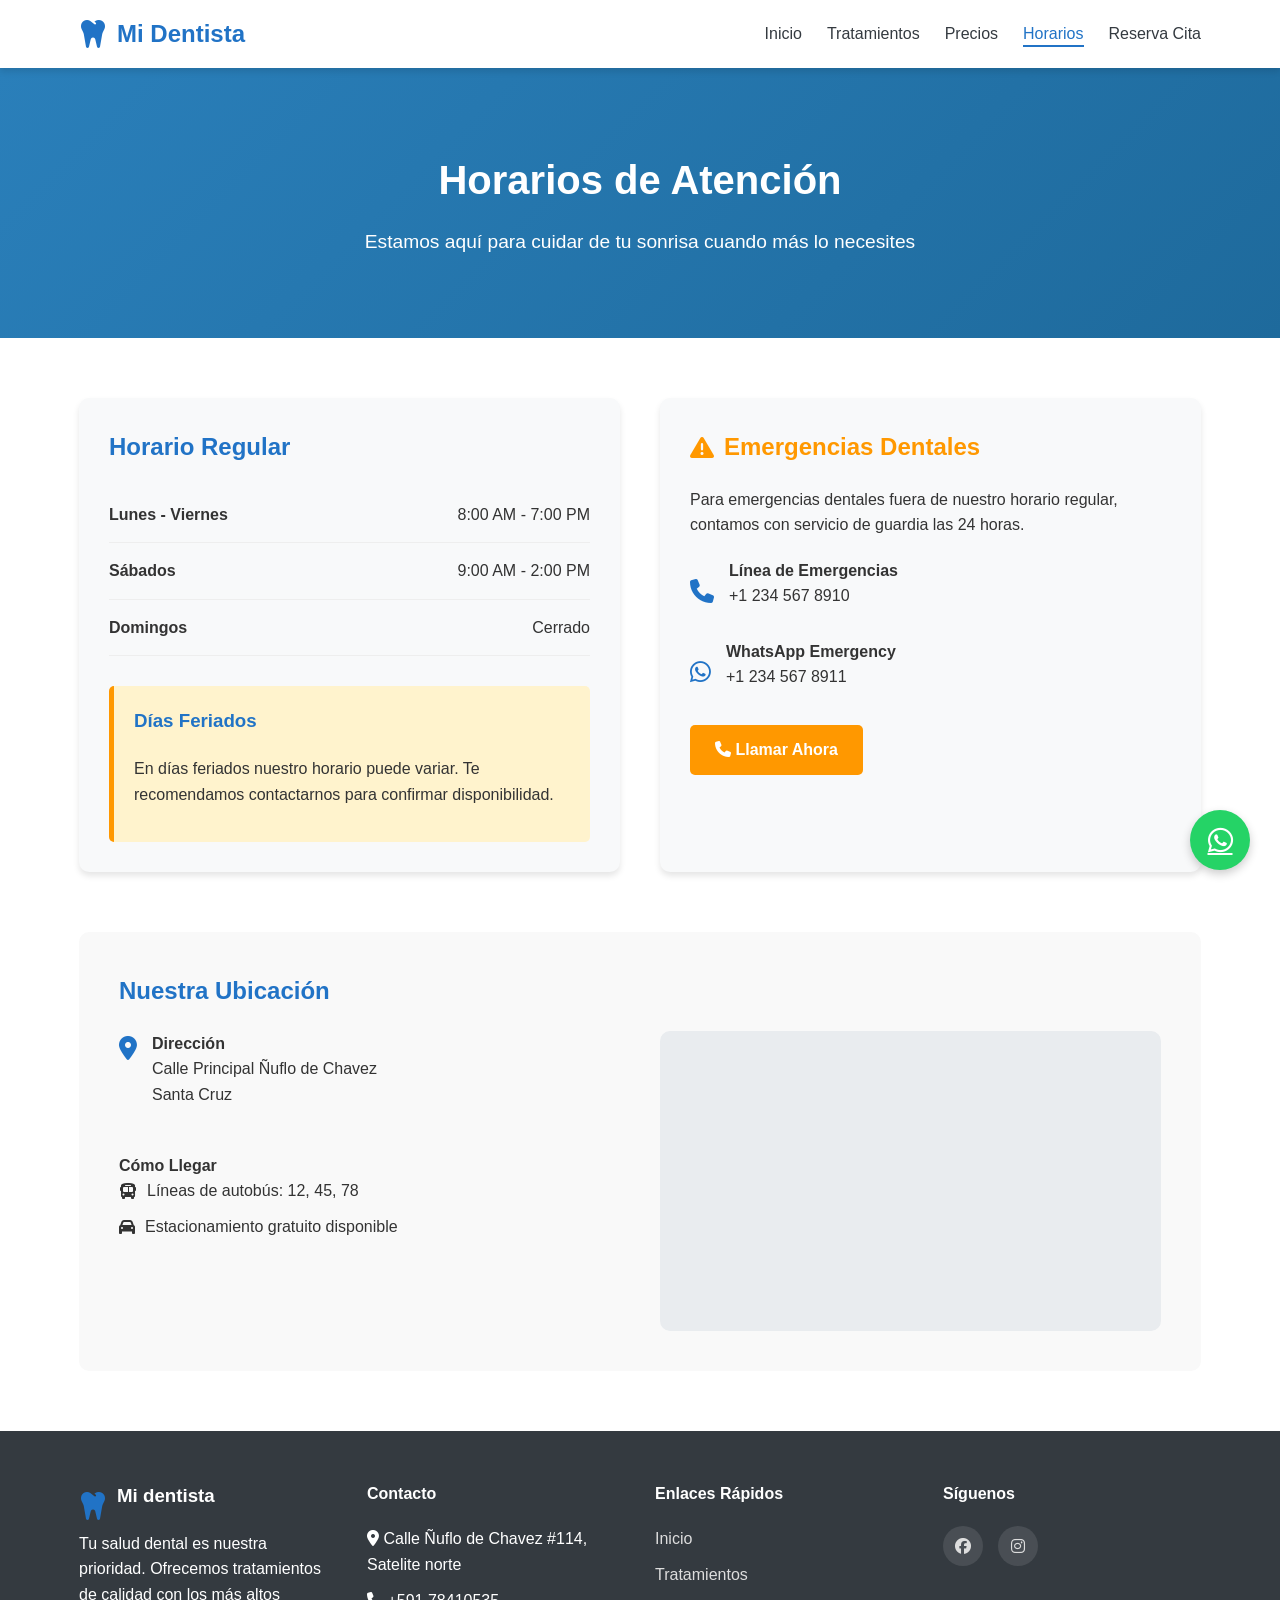
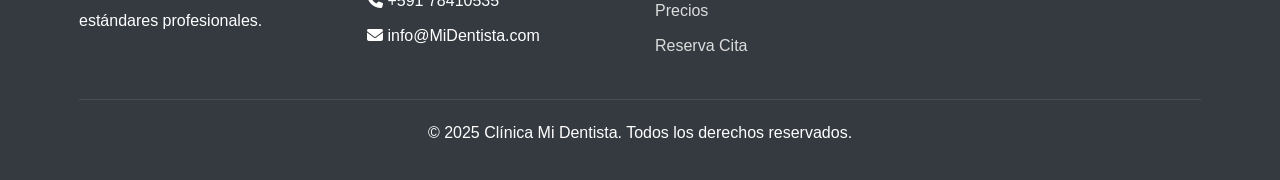
<file: horarios.html>
<!DOCTYPE html>
<html lang="es">
<head>
    <meta charset="UTF-8">
    <meta name="viewport" content="width=device-width, initial-scale=1.0">
    <title>Horarios - Clínica Dental Mi Dentista</title>
    <link rel="stylesheet" href="styles.css">
    <link rel="stylesheet" href="https://cdnjs.cloudflare.com/ajax/libs/font-awesome/6.4.0/css/all.min.css">
</head>
<body>
    <!-- Header y Navegación -->
    <header>
        <div class="container">
            <nav class="navbar">
                <div class="logo">
                    <a href="index.html">
                        <i class="fas fa-tooth"></i>
                        <h1>Mi Dentista</h1>
                    </a>
                </div>
                <ul class="nav-links">
                    <li><a href="index.html">Inicio</a></li>
                    <li><a href="tratamientos.html">Tratamientos</a></li>
                    <li><a href="precios.html">Precios</a></li>
                    <li><a href="horarios.html" class="active">Horarios</a></li>
                    <li><a href="reserva.html">Reserva Cita</a></li>
                </ul>
                <div class="menu-toggle">
                    <i class="fas fa-bars"></i>
                </div>
            </nav>
        </div>
    </header>

    <!-- Sección Hero Horarios -->
    <section class="page-hero">
        <div class="container">
            <h1>Horarios de Atención</h1>
            <p>Estamos aquí para cuidar de tu sonrisa cuando más lo necesites</p>
        </div>
    </section>

    <!-- Sección Horarios -->
    <section class="hours-page">
        <div class="container">
            <div class="hours-content">
                <div class="hours-main">
                    <h2>Horario Regular</h2>
                    <div class="hours-list">
                        <div class="hour-item">
                            <span class="day">Lunes - Viernes</span>
                            <span class="time">8:00 AM - 7:00 PM</span>
                        </div>
                        <div class="hour-item">
                            <span class="day">Sábados</span>
                            <span class="time">9:00 AM - 2:00 PM</span>
                        </div>
                        <div class="hour-item">
                            <span class="day">Domingos</span>
                            <span class="time">Cerrado</span>
                        </div>
                    </div>

                    <div class="holiday-notice">
                        <h3>Días Feriados</h3>
                        <p>En días feriados nuestro horario puede variar. Te recomendamos contactarnos para confirmar disponibilidad.</p>
                    </div>
                </div>

                <div class="emergency-section">
                    <div class="emergency-info">
                        <h2><i class="fas fa-exclamation-triangle"></i> Emergencias Dentales</h2>
                        <p>Para emergencias dentales fuera de nuestro horario regular, contamos con servicio de guardia las 24 horas.</p>
                        <div class="emergency-contacts">
                            <div class="contact-method">
                                <i class="fas fa-phone"></i>
                                <div>
                                    <h4>Línea de Emergencias</h4>
                                    <p>+1 234 567 8910</p>
                                </div>
                            </div>
                            <div class="contact-method">
                                <i class="fab fa-whatsapp"></i>
                                <div>
                                    <h4>WhatsApp Emergency</h4>
                                    <p>+1 234 567 8911</p>
                                </div>
                            </div>
                        </div>
                        <a href="tel:+12345678910" class="btn btn-emergency">
                            <i class="fas fa-phone"></i> Llamar Ahora
                        </a>
                    </div>
                </div>
            </div>

            <div class="location-info">
                <h2>Nuestra Ubicación</h2>
                <div class="location-content">
                    <div class="location-details">
                        <div class="address">
                            <i class="fas fa-map-marker-alt"></i>
                            <div>
                                <h4>Dirección</h4>
                                <p>Calle Principal Ñuflo de Chavez <br>Santa Cruz</p>
                            </div>
                        </div>
                        <div class="transport">
                            <h4>Cómo Llegar</h4>
                            <ul>
                                <li><i class="fas fa-bus"></i> Líneas de autobús: 12, 45, 78</li>
                                <li><i class="fas fa-car"></i> Estacionamiento gratuito disponible</li>
                            </ul>
                        </div>
                    </div>
                    <div class="location-map">
                        <!-- Mapa de ubicación (puedes reemplazar con un mapa real) -->
                        <div class="map-placeholder">
                            <small><iframe src="https://www.google.com/maps/embed?pb=!1m18!1m12!1m3!1d254.6096324622315!2d-63.138635933436824!3d-17.603357175067007!2m3!1f0!2f0!3f0!3m2!1i1024!2i768!4f13.1!3m3!1m2!1s0x93f1e172d17ab2bf%3A0x771397dd048b78d0!2sMi%20Dentista%20Cl%C3%ADnica%20Dental!5e0!3m2!1ses!2sbo!4v1764891082700!5m2!1ses!2sbo" width="400" height="300" style="border:0;" allowfullscreen="" loading="lazy" referrerpolicy="no-referrer-when-downgrade"></iframe></small>
                        </div>
                    </div>
                </div>
            </div>
        </div>
    </section>

   <!-- Footer -->
    <footer>
        <div class="container">
            <div class="footer-content">
                <div class="footer-section">
                    <div class="logo">
                        <i class="fas fa-tooth"></i>
                        <h3>Mi dentista</h3>
                    </div>
                    <p>Tu salud dental es nuestra prioridad. Ofrecemos tratamientos de calidad con los más altos estándares profesionales.</p>
                </div>
                <div class="footer-section">
                    <h4>Contacto</h4>
                    <p><i class="fas fa-map-marker-alt"></i> Calle Ñuflo de Chavez #114, Satelite norte</p>
                    <p><i class="fas fa-phone"></i> +591 78410535</p>
                    <p><i class="fas fa-envelope"></i> info@MiDentista.com</p>
                </div>
                <div class="footer-section">
                    <h4>Enlaces Rápidos</h4>
                    <ul>
                        <li><a href="index.html">Inicio</a></li>
                        <li><a href="tratamientos.html">Tratamientos</a></li>
                        <li><a href="precios.html">Precios</a></li>
                        <li><a href="reserva.html">Reserva Cita</a></li>
                    </ul>
                </div>
                <div class="footer-section">
                    <h4>Síguenos</h4>
                    <div class="social-links">
                        <a href="https://www.facebook.com/midentista114?locale=es_LA"><i class="fab fa-facebook"></i></a>
                        <a href="https://www.instagram.com/mi_dentista_clinica.dental/"><i class="fab fa-instagram"></i></a>
                    </div>
                </div>
            </div>
            <div class="footer-bottom">
                <p>&copy; 2025 Clínica Mi Dentista. Todos los derechos reservados.</p>
            </div>
        </div>
    </footer>

    <!-- Botón flotante de WhatsApp -->
    <div class="whatsapp-float">
        <a href="https://wa.me/59178410535" target="_blank">
            <i class="fab fa-whatsapp"></i>
        </a>
    </div>

    <script src="script.js"></script>
</body>
</html>
</file>
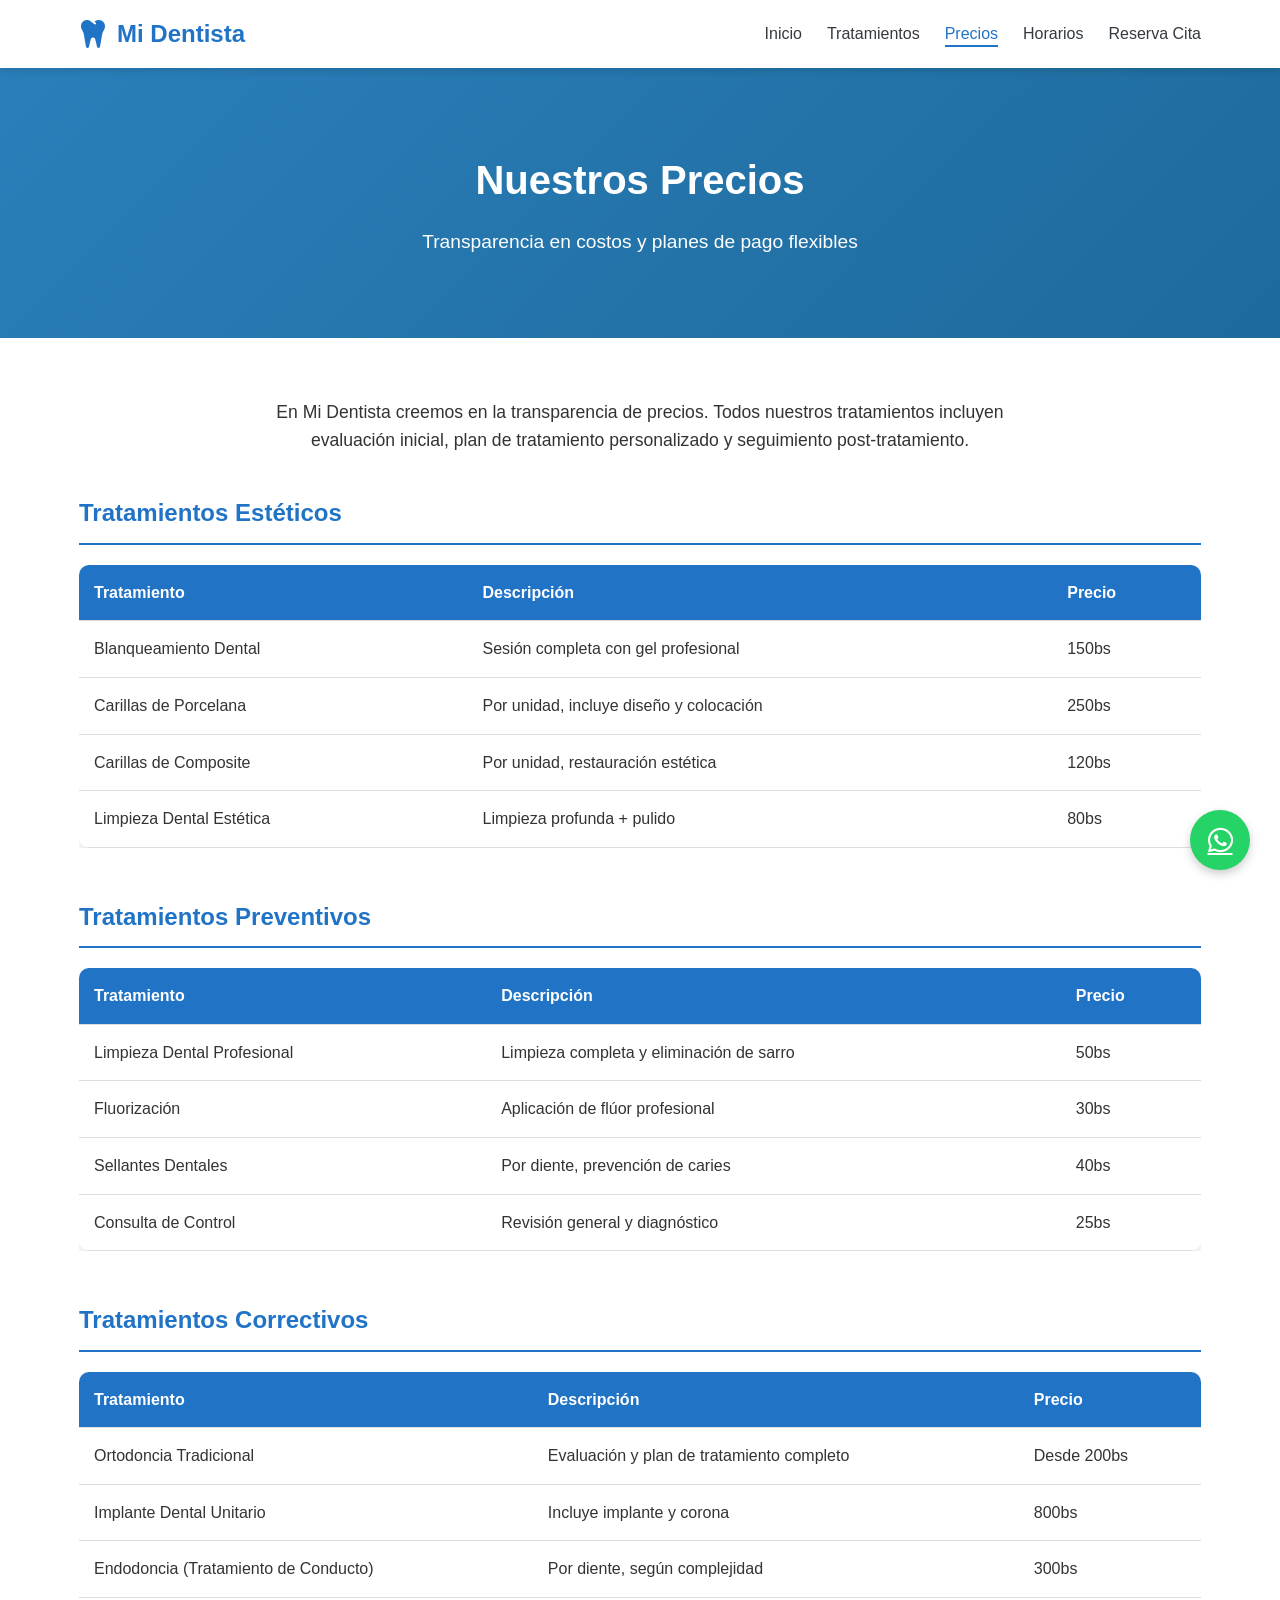
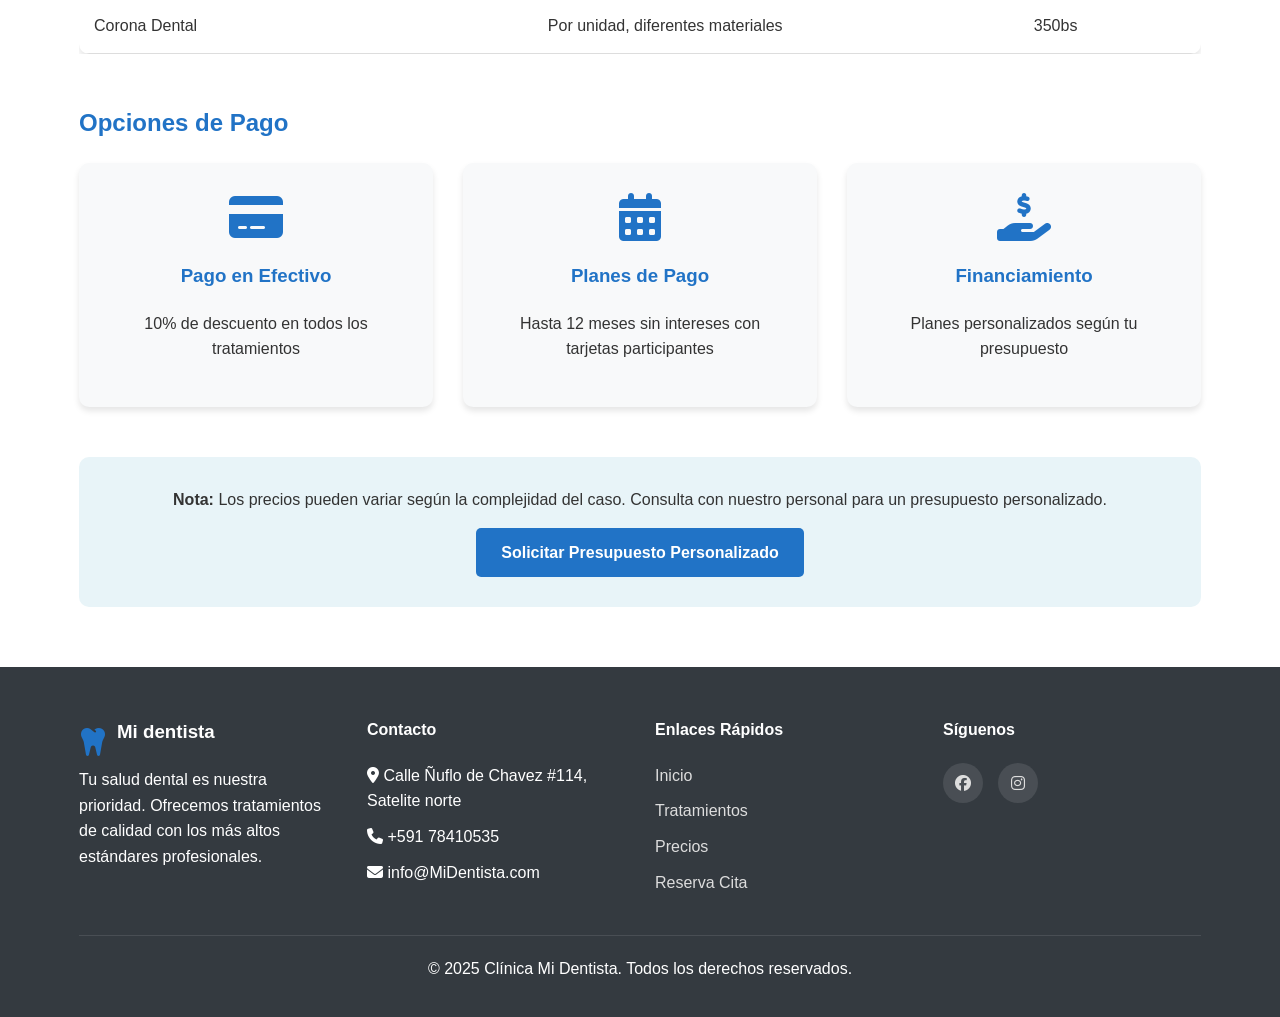
<file: precios.html>
<!DOCTYPE html>
<html lang="es">
<head>
    <meta charset="UTF-8">
    <meta name="viewport" content="width=device-width, initial-scale=1.0">
    <title>Precios - Clínica Dental Mi Dentista</title>
    <link rel="stylesheet" href="styles.css">
    <link rel="stylesheet" href="https://cdnjs.cloudflare.com/ajax/libs/font-awesome/6.4.0/css/all.min.css">
</head>
<body>
    <!-- Header y Navegación -->
    <header>
        <div class="container">
            <nav class="navbar">
                <div class="logo">
                    <a href="index.html">
                        <i class="fas fa-tooth"></i>
                        <h1>Mi Dentista</h1>
                    </a>
                </div>
                <ul class="nav-links">
                    <li><a href="index.html">Inicio</a></li>
                    <li><a href="tratamientos.html">Tratamientos</a></li>
                    <li><a href="precios.html" class="active">Precios</a></li>
                    <li><a href="horarios.html">Horarios</a></li>
                    <li><a href="reserva.html">Reserva Cita</a></li>
                </ul>
                <div class="menu-toggle">
                    <i class="fas fa-bars"></i>
                </div>
            </nav>
        </div>
    </header>

    <!-- Sección Hero Precios -->
    <section class="page-hero">
        <div class="container">
            <h1>Nuestros Precios</h1>
            <p>Transparencia en costos y planes de pago flexibles</p>
        </div>
    </section>

    <!-- Sección Precios -->
    <section class="pricing-page">
        <div class="container">
            <div class="pricing-intro">
                <p>En Mi Dentista creemos en la transparencia de precios. Todos nuestros tratamientos incluyen evaluación inicial, plan de tratamiento personalizado y seguimiento post-tratamiento.</p>
            </div>

            <div class="pricing-tables">
                <div class="pricing-category">
                    <h2>Tratamientos Estéticos</h2>
                    <div class="pricing-table">
                        <table>
                            <thead>
                                <tr>
                                    <th>Tratamiento</th>
                                    <th>Descripción</th>
                                    <th>Precio</th>
                                </tr>
                            </thead>
                            <tbody>
                                <tr>
                                    <td>Blanqueamiento Dental</td>
                                    <td>Sesión completa con gel profesional</td>
                                    <td>150bs</td>
                                </tr>
                                <tr>
                                    <td>Carillas de Porcelana</td>
                                    <td>Por unidad, incluye diseño y colocación</td>
                                    <td>250bs</td>
                                </tr>
                                <tr>
                                    <td>Carillas de Composite</td>
                                    <td>Por unidad, restauración estética</td>
                                    <td>120bs</td>
                                </tr>
                                <tr>
                                    <td>Limpieza Dental Estética</td>
                                    <td>Limpieza profunda + pulido</td>
                                    <td>80bs</td>
                                </tr>
                            </tbody>
                        </table>
                    </div>
                </div>

                <div class="pricing-category">
                    <h2>Tratamientos Preventivos</h2>
                    <div class="pricing-table">
                        <table>
                            <thead>
                                <tr>
                                    <th>Tratamiento</th>
                                    <th>Descripción</th>
                                    <th>Precio</th>
                                </tr>
                            </thead>
                            <tbody>
                                <tr>
                                    <td>Limpieza Dental Profesional</td>
                                    <td>Limpieza completa y eliminación de sarro</td>
                                    <td>50bs</td>
                                </tr>
                                <tr>
                                    <td>Fluorización</td>
                                    <td>Aplicación de flúor profesional</td>
                                    <td>30bs</td>
                                </tr>
                                <tr>
                                    <td>Sellantes Dentales</td>
                                    <td>Por diente, prevención de caries</td>
                                    <td>40bs</td>
                                </tr>
                                <tr>
                                    <td>Consulta de Control</td>
                                    <td>Revisión general y diagnóstico</td>
                                    <td>25bs</td>
                                </tr>
                            </tbody>
                        </table>
                    </div>
                </div>

                <div class="pricing-category">
                    <h2>Tratamientos Correctivos</h2>
                    <div class="pricing-table">
                        <table>
                            <thead>
                                <tr>
                                    <th>Tratamiento</th>
                                    <th>Descripción</th>
                                    <th>Precio</th>
                                </tr>
                            </thead>
                            <tbody>
                                <tr>
                                    <td>Ortodoncia Tradicional</td>
                                    <td>Evaluación y plan de tratamiento completo</td>
                                    <td>Desde 200bs</td>
                                </tr>
                                <tr>
                                    <td>Implante Dental Unitario</td>
                                    <td>Incluye implante y corona</td>
                                    <td>800bs</td>
                                </tr>
                                <tr>
                                    <td>Endodoncia (Tratamiento de Conducto)</td>
                                    <td>Por diente, según complejidad</td>
                                    <td>300bs</td>
                                </tr>
                                <tr>
                                    <td>Corona Dental</td>
                                    <td>Por unidad, diferentes materiales</td>
                                    <td>350bs</td>
                                </tr>
                            </tbody>
                        </table>
                    </div>
                </div>
            </div>

            <div class="payment-options">
                <h2>Opciones de Pago</h2>
                <div class="payment-cards">
                    <div class="payment-card">
                        <i class="fas fa-credit-card"></i>
                        <h3>Pago en Efectivo</h3>
                        <p>10% de descuento en todos los tratamientos</p>
                    </div>
                    <div class="payment-card">
                        <i class="fas fa-calendar-alt"></i>
                        <h3>Planes de Pago</h3>
                        <p>Hasta 12 meses sin intereses con tarjetas participantes</p>
                    </div>
                    <div class="payment-card">
                        <i class="fas fa-hand-holding-usd"></i>
                        <h3>Financiamiento</h3>
                        <p>Planes personalizados según tu presupuesto</p>
                    </div>
                </div>
            </div>

            <div class="pricing-note">
                <p><strong>Nota:</strong> Los precios pueden variar según la complejidad del caso. Consulta con nuestro personal para un presupuesto personalizado.</p>
                <a href="reserva.html" class="btn">Solicitar Presupuesto Personalizado</a>
            </div>
        </div>
    </section>

<!-- Footer insano xd-->
    <footer>
        <div class="container">
            <div class="footer-content">
                <div class="footer-section">
                    <div class="logo">
                        <i class="fas fa-tooth"></i>
                        <h3>Mi dentista</h3>
                    </div>
                    <p>Tu salud dental es nuestra prioridad. Ofrecemos tratamientos de calidad con los más altos estándares profesionales.</p>
                </div>
                <div class="footer-section">
                    <h4>Contacto</h4>
                    <p><i class="fas fa-map-marker-alt"></i> Calle Ñuflo de Chavez #114, Satelite norte</p>
                    <p><i class="fas fa-phone"></i> +591 78410535</p>
                    <p><i class="fas fa-envelope"></i> info@MiDentista.com</p>
                </div>
                <div class="footer-section">
                    <h4>Enlaces Rápidos</h4>
                    <ul>
                        <li><a href="index.html">Inicio</a></li>
                        <li><a href="tratamientos.html">Tratamientos</a></li>
                        <li><a href="precios.html">Precios</a></li>
                        <li><a href="reserva.html">Reserva Cita</a></li>
                    </ul>
                </div>
                <div class="footer-section">
                    <h4>Síguenos</h4>
                    <div class="social-links">
                        <a href="https://www.facebook.com/midentista114?locale=es_LA"><i class="fab fa-facebook"></i></a>
                        <a href="https://www.instagram.com/mi_dentista_clinica.dental/"><i class="fab fa-instagram"></i></a>
                    </div>
                </div>
            </div>
            <div class="footer-bottom">
                <p>&copy; 2025 Clínica Mi Dentista. Todos los derechos reservados.</p>
            </div>
        </div>
    </footer>

    <!-- Botón flotante de WhatsApp -->
    <div class="whatsapp-float">
        <a href="https://wa.me/59178410535" target="_blank">
            <i class="fab fa-whatsapp"></i>
        </a>
    </div>

    <script src="script.js"></script>
</body>
</html>
</file>
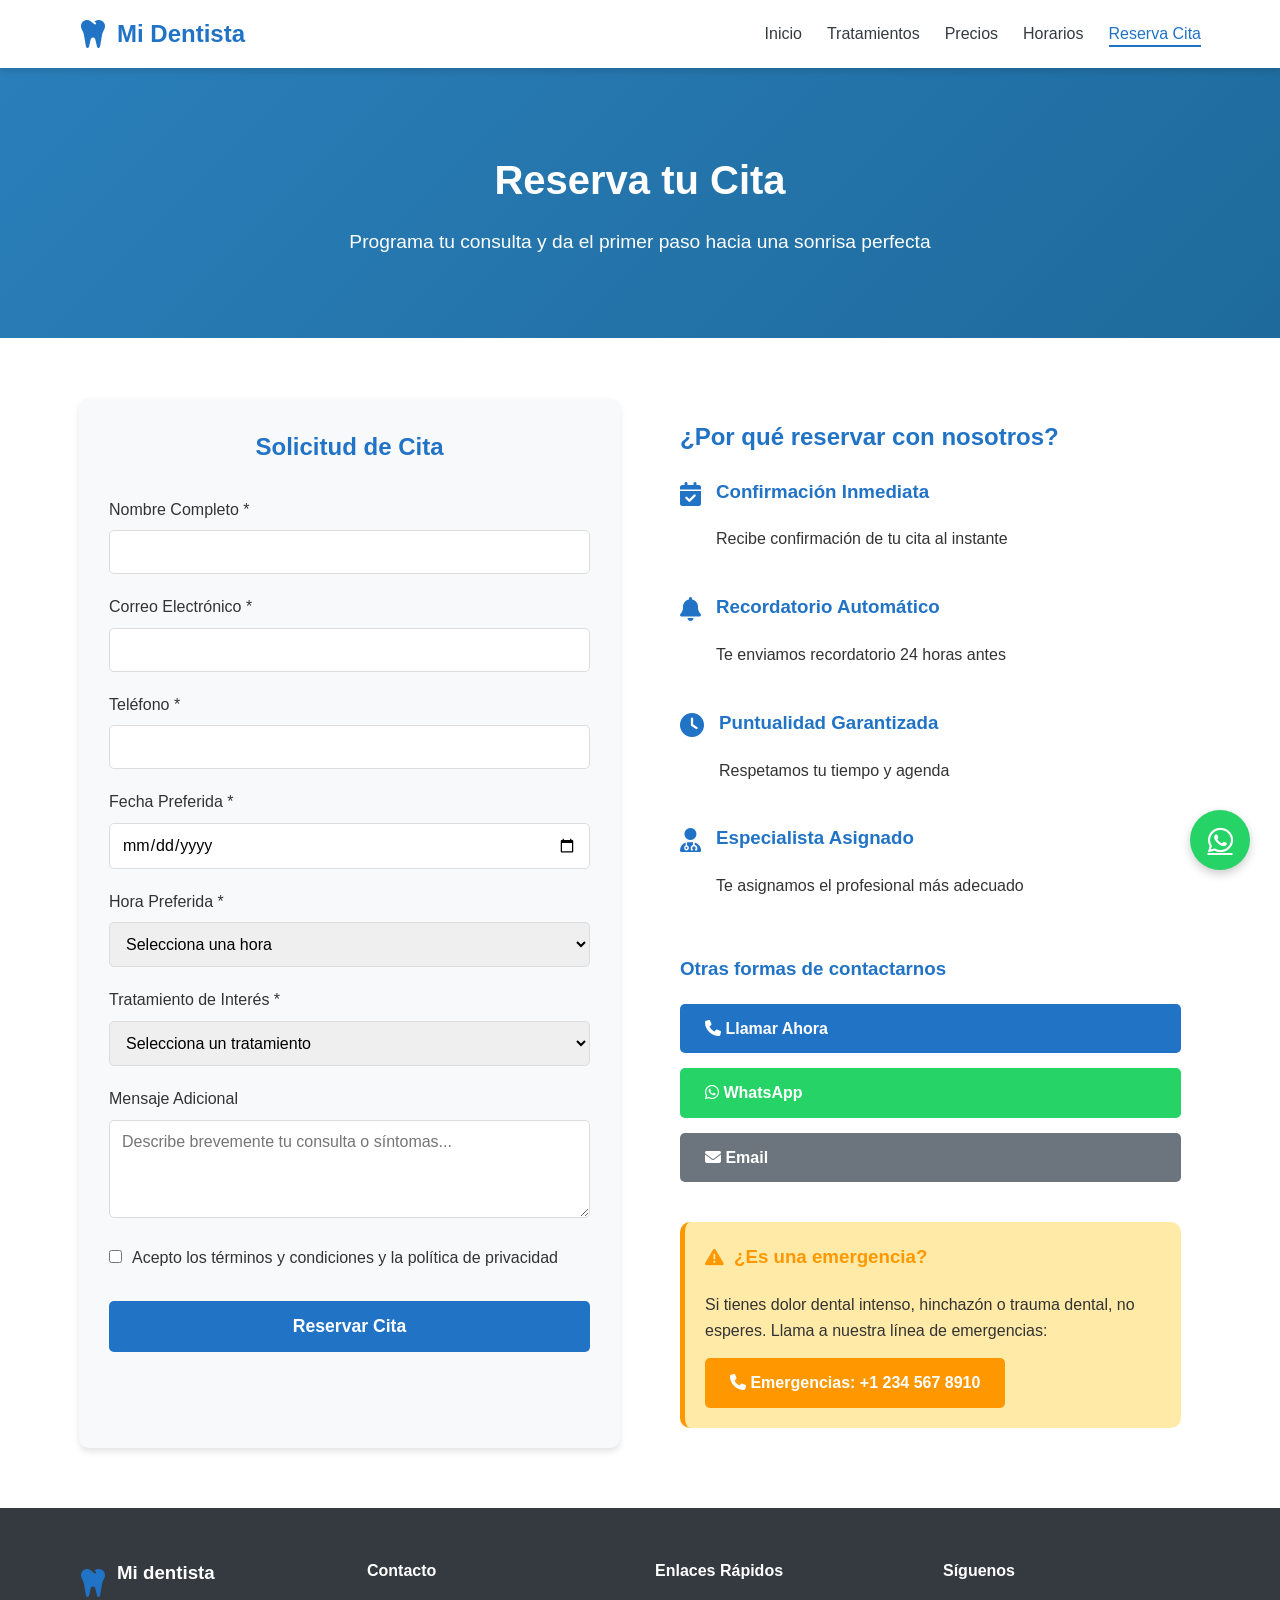
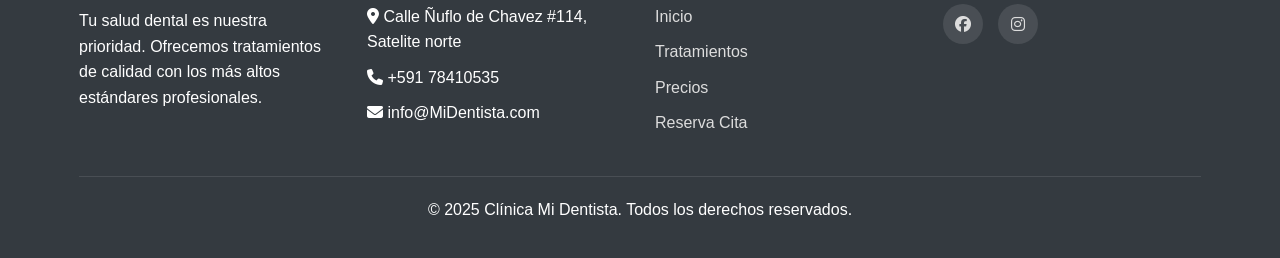
<file: reserva.html>
<!DOCTYPE html>
<html lang="es">
<head>
    <meta charset="UTF-8">
    <meta name="viewport" content="width=device-width, initial-scale=1.0">
    <title>Reserva de Cita - Clínica Dental Mi Dentista</title>
    <link rel="stylesheet" href="styles.css">
    <link rel="stylesheet" href="https://cdnjs.cloudflare.com/ajax/libs/font-awesome/6.4.0/css/all.min.css">
</head>
<body>
    <!-- Header y Navegación -->
    <header>
        <div class="container">
            <nav class="navbar">
                <div class="logo">
                    <a href="index.html">
                        <i class="fas fa-tooth"></i>
                        <h1>Mi Dentista</h1>
                    </a>
                </div>
                <ul class="nav-links">
                    <li><a href="index.html">Inicio</a></li>
                    <li><a href="tratamientos.html">Tratamientos</a></li>
                    <li><a href="precios.html">Precios</a></li>
                    <li><a href="horarios.html">Horarios</a></li>
                    <li><a href="reserva.html" class="active">Reserva Cita</a></li>
                </ul>
                <div class="menu-toggle">
                    <i class="fas fa-bars"></i>
                </div>
            </nav>
        </div>
    </header>

    <!-- Sección Hero Reserva -->
    <section class="page-hero">
        <div class="container">
            <h1>Reserva tu Cita</h1>
            <p>Programa tu consulta y da el primer paso hacia una sonrisa perfecta</p>
        </div>
    </section>

    <!-- Sección Reserva -->
    <section class="appointment-page">
        <div class="container">
            <div class="appointment-content">
                <div class="appointment-form">
                    <form id="appointmentForm">
                        <h2>Solicitud de Cita</h2>
                        <div class="form-group">
                            <label for="name">Nombre Completo *</label>
                            <input type="text" id="name" name="name" required>
                        </div>
                        <div class="form-group">
                            <label for="email">Correo Electrónico *</label>
                            <input type="email" id="email" name="email" required>
                        </div>
                        <div class="form-group">
                            <label for="phone">Teléfono *</label>
                            <input type="tel" id="phone" name="phone" required>
                        </div>
                        <div class="form-group">
                            <label for="date">Fecha Preferida *</label>
                            <input type="date" id="date" name="date" required>
                        </div>
                        <div class="form-group">
                            <label for="time">Hora Preferida *</label>
                            <select id="time" name="time" required>
                                <option value="">Selecciona una hora</option>
                                <option value="08:00">8:00 AM</option>
                                <option value="09:00">9:00 AM</option>
                                <option value="10:00">10:00 AM</option>
                                <option value="11:00">11:00 AM</option>
                                <option value="12:00">12:00 PM</option>
                                <option value="13:00">1:00 PM</option>
                                <option value="14:00">2:00 PM</option>
                                <option value="15:00">3:00 PM</option>
                                <option value="16:00">4:00 PM</option>
                                <option value="17:00">5:00 PM</option>
                                <option value="18:00">6:00 PM</option>
                            </select>
                        </div>
                        <div class="form-group">
                            <label for="treatment">Tratamiento de Interés *</label>
                            <select id="treatment" name="treatment" required>
                                <option value="">Selecciona un tratamiento</option>
                                <option value="limpieza">Limpieza Dental</option>
                                <option value="blanqueamiento">Blanqueamiento</option>
                                <option value="ortodoncia">Ortodoncia</option>
                                <option value="implante">Implante Dental</option>
                                <option value="endodoncia">Endodoncia</option>
                                <option value="carillas">Carillas Estéticas</option>
                                <option value="consulta">Consulta General</option>
                                <option value="emergencia">Emergencia Dental</option>
                            </select>
                        </div>
                        <div class="form-group">
                            <label for="message">Mensaje Adicional</label>
                            <textarea id="message" name="message" rows="4" placeholder="Describe brevemente tu consulta o síntomas..."></textarea>
                        </div>
                        <div class="form-group checkbox-group">
                            <input type="checkbox" id="terms" name="terms" required>
                            <label for="terms">Acepto los términos y condiciones y la política de privacidad</label>
                        </div>
                        <button type="submit" class="btn btn-submit">Reservar Cita</button>
                    </form>
                </div>
                <div class="appointment-info">
                    <h2>¿Por qué reservar con nosotros?</h2>
                    <div class="benefits-list">
                        <div class="benefit">
                            <i class="fas fa-calendar-check"></i>
                            <div>
                                <h3>Confirmación Inmediata</h3>
                                <p>Recibe confirmación de tu cita al instante</p>
                            </div>
                        </div>
                        <div class="benefit">
                            <i class="fas fa-bell"></i>
                            <div>
                                <h3>Recordatorio Automático</h3>
                                <p>Te enviamos recordatorio 24 horas antes</p>
                            </div>
                        </div>
                        <div class="benefit">
                            <i class="fas fa-clock"></i>
                            <div>
                                <h3>Puntualidad Garantizada</h3>
                                <p>Respetamos tu tiempo y agenda</p>
                            </div>
                        </div>
                        <div class="benefit">
                            <i class="fas fa-user-md"></i>
                            <div>
                                <h3>Especialista Asignado</h3>
                                <p>Te asignamos el profesional más adecuado</p>
                            </div>
                        </div>
                    </div>

                    <div class="contact-options">
                        <h3>Otras formas de contactarnos</h3>
                        <div class="contact-buttons">
                            <a href="tel:+1234567890" class="btn btn-call">
                                <i class="fas fa-phone"></i> Llamar Ahora
                            </a>
                            <a href="https://wa.me/1234567890" class="btn btn-whatsapp" target="_blank">
                                <i class="fab fa-whatsapp"></i> WhatsApp
                            </a>
                            <a href="mailto:info@sonrisaperfecta.com" class="btn btn-email">
                                <i class="fas fa-envelope"></i> Email
                            </a>
                        </div>
                    </div>

                    <div class="emergency-notice">
                        <h3><i class="fas fa-exclamation-triangle"></i> ¿Es una emergencia?</h3>
                        <p>Si tienes dolor dental intenso, hinchazón o trauma dental, no esperes. Llama a nuestra línea de emergencias:</p>
                        <a href="tel:+12345678910" class="btn btn-emergency">
                            <i class="fas fa-phone"></i> Emergencias: +1 234 567 8910
                        </a>
                    </div>
                </div>
            </div>
        </div>
    </section>

<!-- Footer -->
    <footer>
        <div class="container">
            <div class="footer-content">
                <div class="footer-section">
                    <div class="logo">
                        <i class="fas fa-tooth"></i>
                        <h3>Mi dentista</h3>
                    </div>
                    <p>Tu salud dental es nuestra prioridad. Ofrecemos tratamientos de calidad con los más altos estándares profesionales.</p>
                </div>
                <div class="footer-section">
                    <h4>Contacto</h4>
                    <p><i class="fas fa-map-marker-alt"></i> Calle Ñuflo de Chavez #114, Satelite norte</p>
                    <p><i class="fas fa-phone"></i> +591 78410535</p>
                    <p><i class="fas fa-envelope"></i> info@MiDentista.com</p>
                </div>
                <div class="footer-section">
                    <h4>Enlaces Rápidos</h4>
                    <ul>
                        <li><a href="index.html">Inicio</a></li>
                        <li><a href="tratamientos.html">Tratamientos</a></li>
                        <li><a href="precios.html">Precios</a></li>
                        <li><a href="reserva.html">Reserva Cita</a></li>
                    </ul>
                </div>
                <div class="footer-section">
                    <h4>Síguenos</h4>
                    <div class="social-links">
                        <a href="https://www.facebook.com/midentista114?locale=es_LA"><i class="fab fa-facebook"></i></a>
                        <a href="https://www.instagram.com/mi_dentista_clinica.dental/"><i class="fab fa-instagram"></i></a>
                    </div>
                </div>
            </div>
            <div class="footer-bottom">
                <p>&copy; 2025 Clínica Mi Dentista. Todos los derechos reservados.</p>
            </div>
        </div>
    </footer>

    <!-- Botón flotante de WhatsApp -->
    <div class="whatsapp-float">
        <a href="https://wa.me/59178410535" target="_blank">
            <i class="fab fa-whatsapp"></i>
        </a>
    </div>

    <script src="script.js"></script>
</body>
</html>
</file>
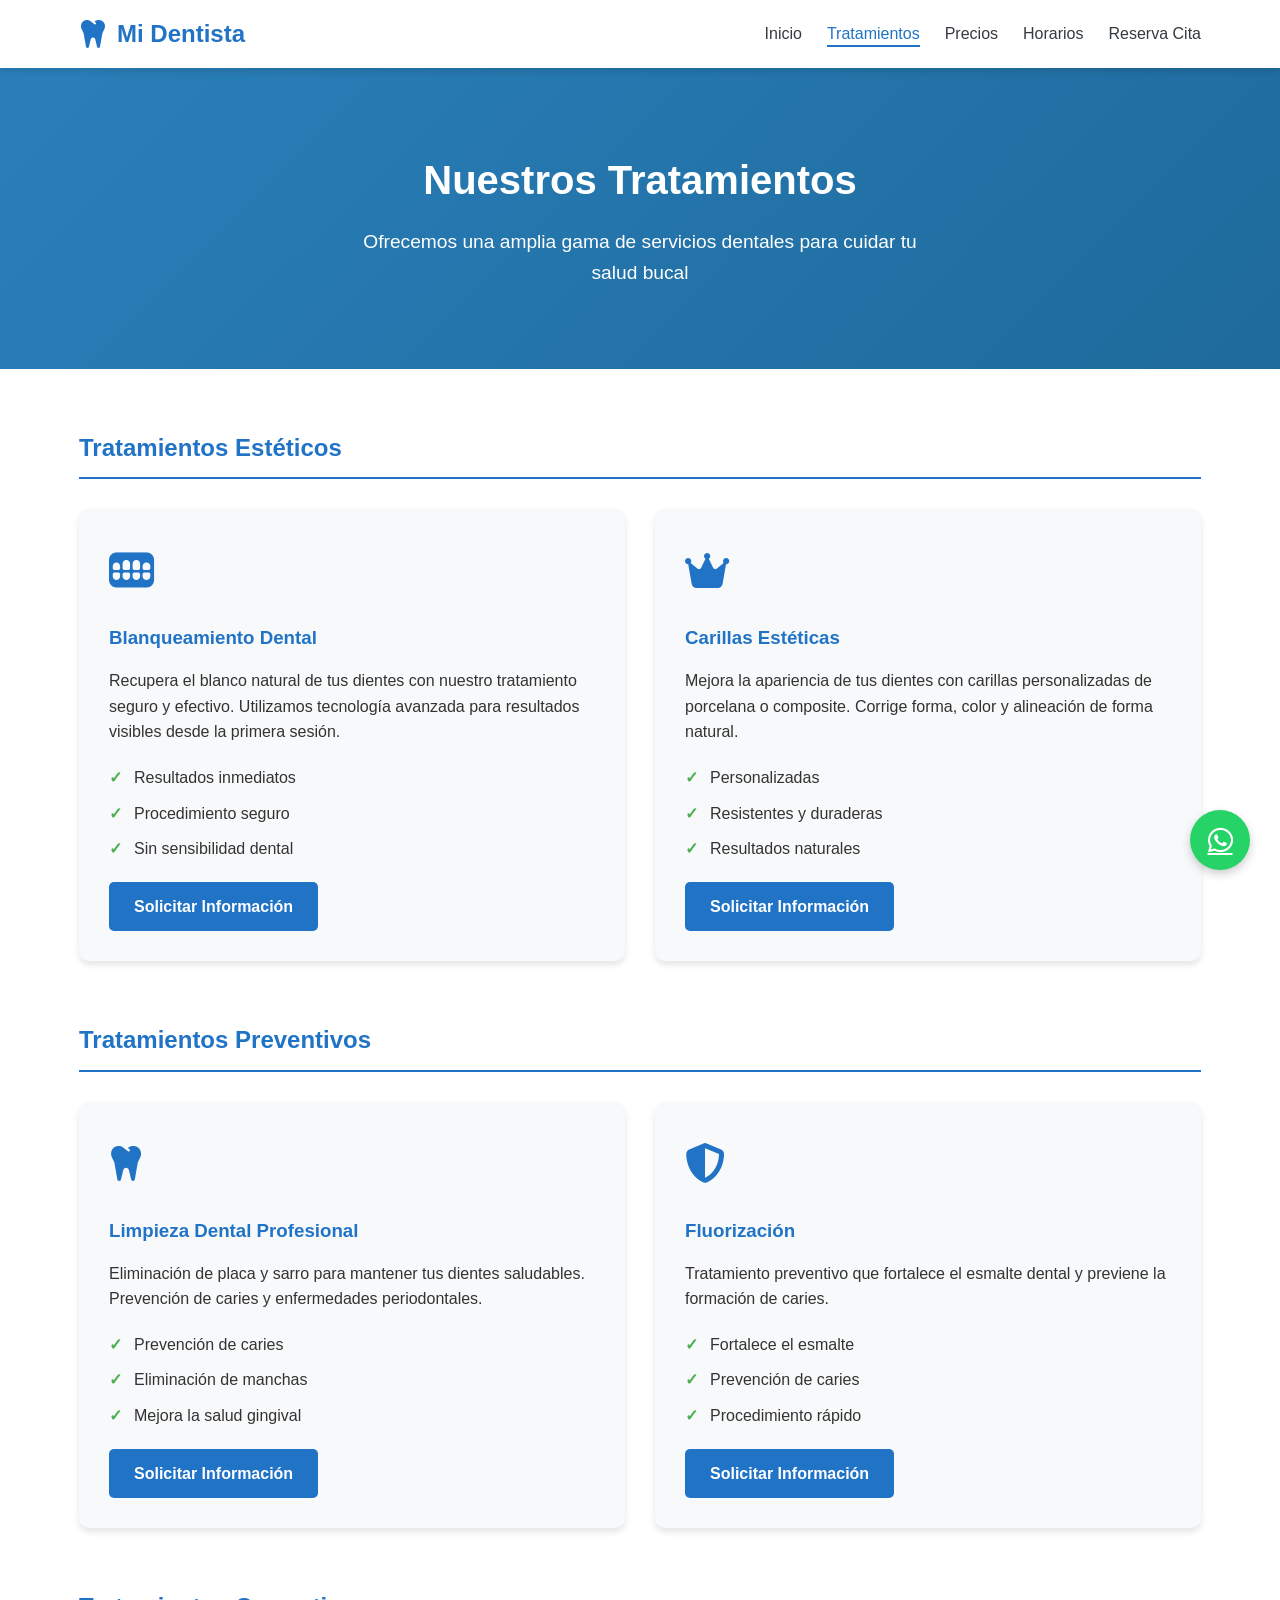
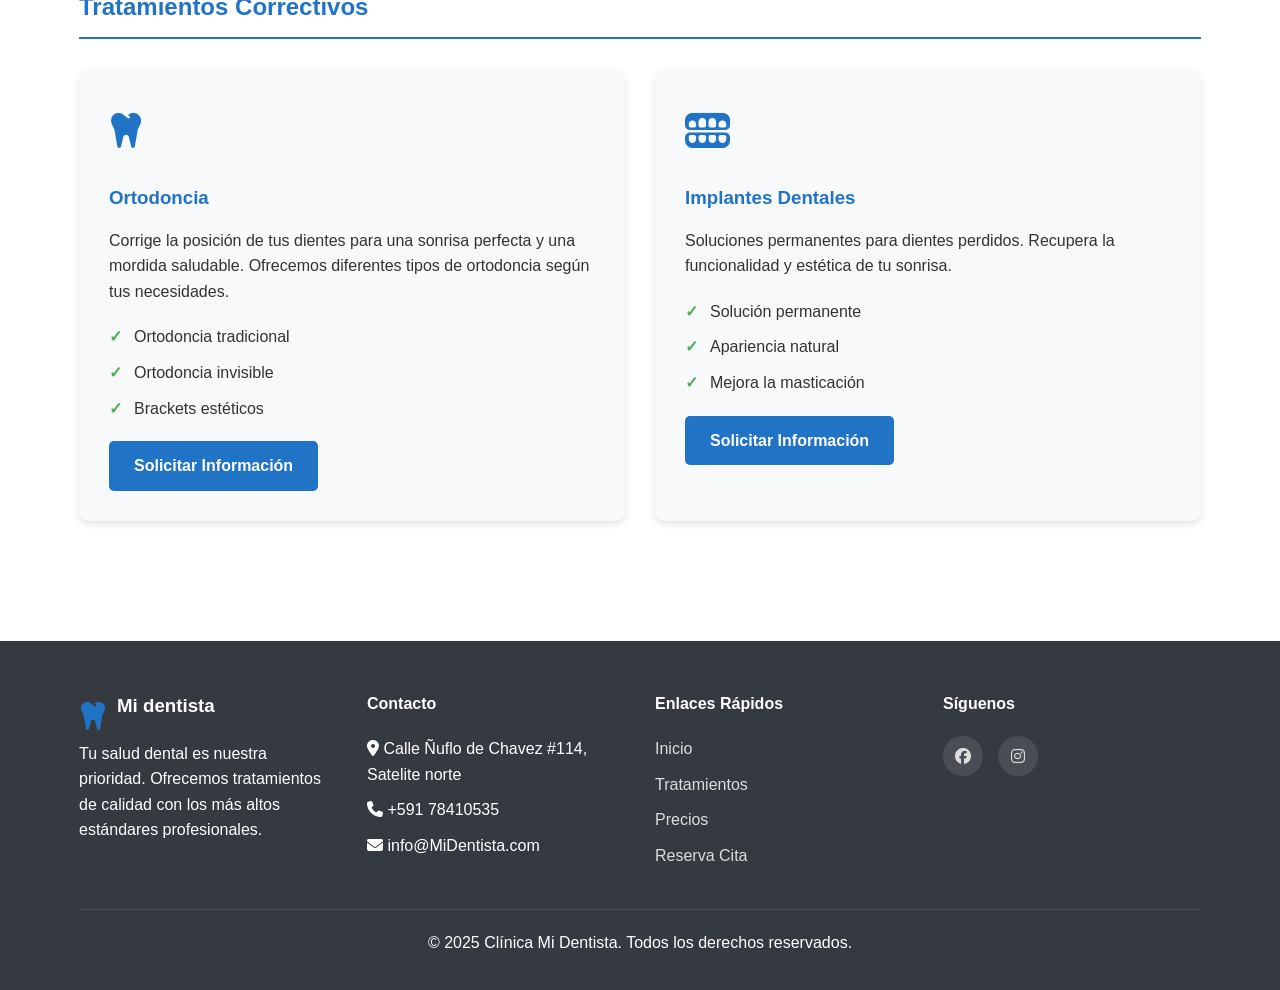
<file: tratamientos.html>
<!DOCTYPE html>
<html lang="es">
<head>
    <meta charset="UTF-8">
    <meta name="viewport" content="width=device-width, initial-scale=1.0">
    <title>Tratamientos - Clínica Dental Sonrisa Perfecta</title>
    <link rel="stylesheet" href="styles.css">
    <link rel="stylesheet" href="https://cdnjs.cloudflare.com/ajax/libs/font-awesome/6.4.0/css/all.min.css">
</head>
<body>
    <!-- Header y Navegación -->
    <header>
        <div class="container">
            <nav class="navbar">
                <div class="logo">
                    <a href="index.html">
                        <i class="fas fa-tooth"></i>
                        <h1>Mi Dentista</h1>
                    </a>
                </div>
                <ul class="nav-links">
                    <li><a href="index.html">Inicio</a></li>
                    <li><a href="tratamientos.html" class="active">Tratamientos</a></li>
                    <li><a href="precios.html">Precios</a></li>
                    <li><a href="horarios.html">Horarios</a></li>
                    <li><a href="reserva.html">Reserva Cita</a></li>
                </ul>
                <div class="menu-toggle">
                    <i class="fas fa-bars"></i>
                </div>
            </nav>
        </div>
    </header>

    <!-- Sección Hero Tratamientos -->
    <section class="page-hero">
        <div class="container">
            <h1>Nuestros Tratamientos</h1>
            <p>Ofrecemos una amplia gama de servicios dentales para cuidar tu salud bucal</p>
        </div>
    </section>

    <!-- Sección Tratamientos -->
    <section class="treatments-page">
        <div class="container">
            <div class="treatment-category">
                <h2>Tratamientos Estéticos</h2>
                <div class="treatment-grid">
                    <div class="treatment-card" id="blanqueamiento">
                        <div class="treatment-icon">
                            <i class="fas fa-teeth"></i>
                        </div>
                        <h3>Blanqueamiento Dental</h3>
                        <p>Recupera el blanco natural de tus dientes con nuestro tratamiento seguro y efectivo. Utilizamos tecnología avanzada para resultados visibles desde la primera sesión.</p>
                        <ul>
                            <li>Resultados inmediatos</li>
                            <li>Procedimiento seguro</li>
                            <li>Sin sensibilidad dental</li>
                        </ul>
                        <a href="reserva.html" class="btn">Solicitar Información</a>
                    </div>
                    <div class="treatment-card" id="carillas">
                        <div class="treatment-icon">
                            <i class="fas fa-crown"></i>
                        </div>
                        <h3>Carillas Estéticas</h3>
                        <p>Mejora la apariencia de tus dientes con carillas personalizadas de porcelana o composite. Corrige forma, color y alineación de forma natural.</p>
                        <ul>
                            <li>Personalizadas</li>
                            <li>Resistentes y duraderas</li>
                            <li>Resultados naturales</li>
                        </ul>
                        <a href="reserva.html" class="btn">Solicitar Información</a>
                    </div>
                </div>
            </div>

            <div class="treatment-category">
                <h2>Tratamientos Preventivos</h2>
                <div class="treatment-grid">
                    <div class="treatment-card" id="limpieza">
                        <div class="treatment-icon">
                            <i class="fas fa-tooth"></i>
                        </div>
                        <h3>Limpieza Dental Profesional</h3>
                        <p>Eliminación de placa y sarro para mantener tus dientes saludables. Prevención de caries y enfermedades periodontales.</p>
                        <ul>
                            <li>Prevención de caries</li>
                            <li>Eliminación de manchas</li>
                            <li>Mejora la salud gingival</li>
                        </ul>
                        <a href="reserva.html" class="btn">Solicitar Información</a>
                    </div>
                    <div class="treatment-card">
                        <div class="treatment-icon">
                            <i class="fas fa-shield-alt"></i>
                        </div>
                        <h3>Fluorización</h3>
                        <p>Tratamiento preventivo que fortalece el esmalte dental y previene la formación de caries.</p>
                        <ul>
                            <li>Fortalece el esmalte</li>
                            <li>Prevención de caries</li>
                            <li>Procedimiento rápido</li>
                        </ul>
                        <a href="reserva.html" class="btn">Solicitar Información</a>
                    </div>
                </div>
            </div>

            <div class="treatment-category">
                <h2>Tratamientos Correctivos</h2>
                <div class="treatment-grid">
                    <div class="treatment-card" id="ortodoncia">
                        <div class="treatment-icon">
                            <i class="fas fa-tooth"></i>
                        </div>
                        <h3>Ortodoncia</h3>
                        <p>Corrige la posición de tus dientes para una sonrisa perfecta y una mordida saludable. Ofrecemos diferentes tipos de ortodoncia según tus necesidades.</p>
                        <ul>
                            <li>Ortodoncia tradicional</li>
                            <li>Ortodoncia invisible</li>
                            <li>Brackets estéticos</li>
                        </ul>
                        <a href="reserva.html" class="btn">Solicitar Información</a>
                    </div>
                    <div class="treatment-card" id="implantes">
                        <div class="treatment-icon">
                            <i class="fas fa-teeth-open"></i>
                        </div>
                        <h3>Implantes Dentales</h3>
                        <p>Soluciones permanentes para dientes perdidos. Recupera la funcionalidad y estética de tu sonrisa.</p>
                        <ul>
                            <li>Solución permanente</li>
                            <li>Apariencia natural</li>
                            <li>Mejora la masticación</li>
                        </ul>
                        <a href="reserva.html" class="btn">Solicitar Información</a>
                    </div>
                </div>
            </div>
        </div>
    </section>

<!-- Footer -->
    <footer>
        <div class="container">
            <div class="footer-content">
                <div class="footer-section">
                    <div class="logo">
                        <i class="fas fa-tooth"></i>
                        <h3>Mi dentista</h3>
                    </div>
                    <p>Tu salud dental es nuestra prioridad. Ofrecemos tratamientos de calidad con los más altos estándares profesionales.</p>
                </div>
                <div class="footer-section">
                    <h4>Contacto</h4>
                    <p><i class="fas fa-map-marker-alt"></i> Calle Ñuflo de Chavez #114, Satelite norte</p>
                    <p><i class="fas fa-phone"></i> +591 78410535</p>
                    <p><i class="fas fa-envelope"></i> info@MiDentista.com</p>
                </div>
                <div class="footer-section">
                    <h4>Enlaces Rápidos</h4>
                    <ul>
                        <li><a href="index.html">Inicio</a></li>
                        <li><a href="tratamientos.html">Tratamientos</a></li>
                        <li><a href="precios.html">Precios</a></li>
                        <li><a href="reserva.html">Reserva Cita</a></li>
                    </ul>
                </div>
                <div class="footer-section">
                    <h4>Síguenos</h4>
                    <div class="social-links">
                        <a href="https://www.facebook.com/midentista114?locale=es_LA"><i class="fab fa-facebook"></i></a>
                        <a href="https://www.instagram.com/mi_dentista_clinica.dental/"><i class="fab fa-instagram"></i></a>
                    </div>
                </div>
            </div>
            <div class="footer-bottom">
                <p>&copy; 2025 Clínica Mi Dentista. Todos los derechos reservados.</p>
            </div>
        </div>
    </footer>

    <!-- Botón flotante de WhatsApp -->
    <div class="whatsapp-float">
        <a href="https://wa.me/59178410535" target="_blank">
            <i class="fab fa-whatsapp"></i>
        </a>
    </div>

    <script src="script.js"></script>
</body>
</html>
</file>
<file: styles.css>
/* Estilos generales */
* {
    margin: 0;
    padding: 0;
    box-sizing: border-box;
    font-family: 'Segoe UI', Tahoma, Geneva, Verdana, sans-serif;
}

:root {
    --primary-color: #2173c6;
    --secondary-color: #4CAF50;
    --accent-color: #FF9800;
    --light-color: #f8f9fa;
    --dark-color: #343a40;
    --text-color: #333;
    --shadow: 0 4px 6px rgba(0, 0, 0, 0.1);
}

body {
    color: var(--text-color);
    line-height: 1.6;
    background-color: #f5f5f5;
}

.container {
    width: 90%;
    max-width: 1200px;
    margin: 0 auto;
    padding: 0 15px;
}

section {
    padding: 60px 0;
}

h1, h2, h3 {
    margin-bottom: 20px;
    color: var(--primary-color);
}

p {
    margin-bottom: 15px;
}

.btn {
    display: inline-block;
    padding: 12px 25px;
    background-color: var(--primary-color);
    color: white;
    border: none;
    border-radius: 5px;
    cursor: pointer;
    text-decoration: none;
    font-weight: 600;
    transition: all 0.3s ease;
}

.btn:hover {
    background-color: #1e6a9c;
    transform: translateY(-3px);
    box-shadow: var(--shadow);
}

.btn-whatsapp {
    background-color:  #25D366;
}

.btn-whatsapp:hover {
    background-color: #128C7E;
}

.btn-emergency {
    background-color: var(--accent-color);
}

.btn-emergency:hover {
    background-color: #e68900;
}

.section-title {
    text-align: center;
    margin-bottom: 40px;
    position: relative;
}

.section-title::after {
    content: '';
    display: block;
    width: 80px;
    height: 4px;
    background-color: var(--primary-color);
    margin: 10px auto;
}

/* Header y Navegación */
header {
    background-color: white;
    box-shadow: var(--shadow);
    position: sticky;
    top: 0;
    z-index: 1000;
}

.navbar {
    display: flex;
    justify-content: space-between;
    align-items: center;
    padding: 15px 0;
}

.logo {
    display: flex;
    align-items: center;
}

.logo a {
    display: flex;
    align-items: center;
    text-decoration: none;
}

.logo i {
    font-size: 2rem;
    color: var(--primary-color);
    margin-right: 10px;
}

.logo h1 {
    font-size: 1.5rem;
    margin-bottom: 0;
    color: var(--primary-color);
}

.nav-links {
    display: flex;
    list-style: none;
}

.nav-links li {
    margin-left: 25px;
}

.nav-links a {
    text-decoration: none;
    color: var(--dark-color);
    font-weight: 500;
    transition: color 0.3s ease;
    position: relative;
}

.nav-links a:hover,
.nav-links a.active {
    color: var(--primary-color);
}

.nav-links a.active::after {
    content: '';
    position: absolute;
    bottom: -5px;
    left: 0;
    width: 100%;
    height: 2px;
    background-color: var(--primary-color);
}

.menu-toggle {
    display: none;
    font-size: 1.5rem;
    cursor: pointer;
}

/* Sección Hero */
.hero {
    background: linear-gradient(135deg, #dfbd84 0%, #8d8d2e 100%);
    color: white;
    padding: 80px 0;
}

.hero .container {
    display: flex;
    align-items: center;
    justify-content: space-between;
}

.hero-content {
    flex: 1;
    padding-right: 30px;
}

.hero-content h2 {
    font-size: 2.5rem;
    margin-bottom: 20px;
    color: white;
}

.hero-content p {
    font-size: 1.2rem;
    margin-bottom: 30px;
}

.hero-buttons {
    display: flex;
    gap: 15px;
}

.hero-image {
    flex: 1;
}

.hero-image img {
    width: 100%;
    border-radius: 10px;
    box-shadow: var(--shadow);
}

/* Page Hero (para páginas internas) */
.page-hero {
    background: linear-gradient(135deg, #2a7fba 0%, #1e6a9c 100%);
    color: white;
    padding: 80px 0;
    text-align: center;
}

.page-hero h1 {
    font-size: 2.5rem;
    color: white;
    margin-bottom: 15px;
}

.page-hero p {
    font-size: 1.2rem;
    max-width: 600px;
    margin: 0 auto;
}

/* Sección Servicios Destacados */
.featured-services {
    background-color: white;
}

.services-grid {
    display: grid;
    grid-template-columns: repeat(auto-fit, minmax(300px, 1fr));
    gap: 30px;
    margin-bottom: 40px;
}

.service-card {
    background-color: var(--light-color);
    border-radius: 10px;
    padding: 30px;
    text-align: center;
    transition: transform 0.3s ease, box-shadow 0.3s ease;
    box-shadow: var(--shadow);
}

.service-card:hover {
    transform: translateY(-10px);
    box-shadow: 0 10px 20px rgba(0, 0, 0, 0.15);
}

.service-icon {
    font-size: 3rem;
    color: var(--primary-color);
    margin-bottom: 20px;
}

.service-card h3 {
    margin-bottom: 15px;
}

.btn-service {
    display: inline-block;
    margin-top: 15px;
    padding: 8px 20px;
    background-color: transparent;
    color: var(--primary-coor);
    border: 2px solid var(--primary-color);
    border-radius: 5px;
    text-decoration: none;
    font-weight: 600;
    transition: all 0.3s ease;
}

.btn-service:hover {
    background-color: var(--primary-color);
    color: white;
}

.services-cta {
    text-align: center;
}

/* Sección Sobre Nosotros */
.about {
    background-color: #f9f9f9;
}

.about-content {
    display: flex;
    align-items: center;
    gap: 40px;
}

.about-text {
    flex: 1;
}

.about-features {
    display: grid;
    grid-template-columns: repeat(auto-fit, minmax(200px, 1fr));
    gap: 20px;
    margin-top: 30px;
}

.feature {
    text-align: center;
    padding: 20px;
}

.feature i {
    font-size: 2.5rem;
    color: var(--primary-color);
    margin-bottom: 15px;
}

.about-image {
    flex: 1;
}

.about-image img {
    width: 100%;
    border-radius: 10px;
    box-shadow: var(--shadow);
}

/* Página de Tratamientos */
.treatments-page {
    background-color: white;
}

.treatment-category {
    margin-bottom: 60px;
}

.treatment-category h2 {
    border-bottom: 2px solid var(--primary-color);
    padding-bottom: 10px;
    margin-bottom: 30px;
}

.treatment-grid {
    display: grid;
    grid-template-columns: repeat(auto-fit, minmax(350px, 1fr));
    gap: 30px;
}

.treatment-card {
    background-color: var(--light-color);
    border-radius: 10px;
    padding: 30px;
    box-shadow: var(--shadow);
    transition: transform 0.3s ease;
}

.treatment-card:hover {
    transform: translateY(-5px);
}

.treatment-icon {
    font-size: 2.5rem;
    color: var(--primary-color);
    margin-bottom: 20px;
}

.treatment-card h3 {
    margin-bottom: 15px;
}

.treatment-card ul {
    list-style: none;
    margin: 20px 0;
}

.treatment-card li {
    margin-bottom: 10px;
    padding-left: 25px;
    position: relative;
}

.treatment-card li::before {
    content: '✓';
    position: absolute;
    left: 0;
    color: var(--secondary-color);
    font-weight: bold;
}

/* Página de Precios */
.pricing-page {
    background-color: white;
}

.pricing-intro {
    text-align: center;
    max-width: 800px;
    margin: 0 auto 40px;
    font-size: 1.1rem;
}

.pricing-category {
    margin-bottom: 50px;
}

.pricing-category h2 {
    border-bottom: 2px solid var(--primary-color);
    padding-bottom: 10px;
    margin-bottom: 20px;
}

.pricing-table {
    overflow-x: auto;
    margin-bottom: 30px;
}

table {
    width: 100%;
    border-collapse: collapse;
    background-color: white;
    box-shadow: var(--shadow);
    border-radius: 10px;
    overflow: hidden;
}

th, td {
    padding: 15px;
    text-align: left;
    border-bottom: 1px solid #ddd;
}

th {
    background-color: var(--primary-color);
    color: white;
    font-weight: 600;
}

tr:hover {
    background-color: #f1f1f1;
}

.payment-options {
    margin: 50px 0;
}

.payment-cards {
    display: grid;
    grid-template-columns: repeat(auto-fit, minmax(250px, 1fr));
    gap: 30px;
}

.payment-card {
    background-color: var(--light-color);
    padding: 30px;
    border-radius: 10px;
    text-align: center;
    box-shadow: var(--shadow);
}

.payment-card i {
    font-size: 3rem;
    color: var(--primary-color);
    margin-bottom: 20px;
}

.pricing-note {
    text-align: center;
    background-color: #e8f4f8;
    padding: 30px;
    border-radius: 10px;
    margin-top: 40px;
}

/* Página de Horarios */
.hours-page {
    background-color: white;
}

.hours-content {
    display: grid;
    grid-template-columns: 1fr 1fr;
    gap: 40px;
    margin-bottom: 60px;
}

.hours-main, .emergency-section {
    background-color: var(--light-color);
    padding: 30px;
    border-radius: 10px;
    box-shadow: var(--shadow);
}

.hours-list {
    margin-bottom: 30px;
}

.hour-item {
    display: flex;
    justify-content: space-between;
    padding: 15px 0;
    border-bottom: 1px solid #eee;
}

.day {
    font-weight: 600;
}

.holiday-notice {
    background-color: #fff3cd;
    padding: 20px;
    border-radius: 5px;
    border-left: 5px solid var(--accent-color);
}

.emergency-info h2 {
    color: var(--accent-color);
    display: flex;
    align-items: center;
    gap: 10px;
}

.emergency-contacts {
    margin: 20px 0;
}

.contact-method {
    display: flex;
    align-items: center;
    gap: 15px;
    margin-bottom: 15px;
}

.contact-method i {
    font-size: 1.5rem;
    color: var(--primary-color);
}

.location-info {
    background-color: #f9f9f9;
    padding: 40px;
    border-radius: 10px;
}

.location-content {
    display: grid;
    grid-template-columns: 1fr 1fr;
    gap: 40px;
}

.address, .transport {
    margin-bottom: 30px;
}

.address {
    display: flex;
    align-items: flex-start;
    gap: 15px;
}

.address i {
    font-size: 1.5rem;
    color: var(--primary-color);
    margin-top: 5px;
}

.transport ul {
    list-style: none;
}

.transport li {
    margin-bottom: 10px;
    display: flex;
    align-items: center;
    gap: 10px;
}

.map-placeholder {
    background-color: #e9ecef;
    height: 300px;
    display: flex;
    flex-direction: column;
    align-items: center;
    justify-content: center;
    border-radius: 10px;
    color: #6c757d;
}

.map-placeholder i {
    font-size: 3rem;
    margin-bottom: 15px;
}

/* Página de Reserva */
.appointment-page {
    background-color: white;
}

.appointment-content {
    display: grid;
    grid-template-columns: 1fr 1fr;
    gap: 40px;
}

.appointment-form {
    background-color: var(--light-color);
    padding: 30px;
    border-radius: 10px;
    box-shadow: var(--shadow);
}

.appointment-form h2 {
    text-align: center;
    margin-bottom: 30px;
}

.form-group {
    margin-bottom: 20px;
}

label {
    display: block;
    margin-bottom: 8px;
    font-weight: 500;
}

input, select, textarea {
    width: 100%;
    padding: 12px;
    border: 1px solid #ddd;
    border-radius: 5px;
    font-size: 1rem;
}

.checkbox-group {
    display: flex;
    align-items: flex-start;
    gap: 10px;
}

.checkbox-group input {
    width: auto;
    margin-top: 5px;
}

.checkbox-group label {
    margin-bottom: 0;
    font-weight: normal;
}

.btn-submit {
    width: 100%;
    padding: 15px;
    font-size: 1.1rem;
    margin-top: 10px;
}

.appointment-info {
    padding: 20px;
}

.benefits-list {
    margin-bottom: 40px;
}

.benefit {
    display: flex;
    align-items: flex-start;
    gap: 15px;
    margin-bottom: 25px;
}

.benefit i {
    font-size: 1.5rem;
    color: var(--primary-color);
    margin-top: 5px;
}

.contact-options {
    margin-bottom: 40px;
}

.contact-buttons {
    display: flex;
    flex-direction: column;
    gap: 15px;
}

.btn-call {
    background-color: var(--primary-color);
}

.btn-email {
    background-color: #6c757d;
}

.btn-email:hover {
    background-color: #5a6268;
}

.emergency-notice {
    background-color: #ffeaa7;
    padding: 20px;
    border-radius: 10px;
    border-left: 5px solid var(--accent-color);
}

.emergency-notice h3 {
    color: var(--accent-color);
    display: flex;
    align-items: center;
    gap: 10px;
}

/* Footer */
footer {
    background-color: var(--dark-color);
    color: white;
    padding: 50px 0 20px;
}

.footer-content {
    display: grid;
    grid-template-columns: repeat(auto-fit, minmax(250px, 1fr));
    gap: 30px;
    margin-bottom: 30px;
}

.footer-section h3, .footer-section h4 {
    color: white;
    margin-bottom: 20px;
}

.footer-section p, .footer-section li {
    margin-bottom: 10px;
}

.footer-section a {
    color: #ddd;
    text-decoration: none;
    transition: color 0.3s ease;
}

.footer-section a:hover {
    color: white;
}

.footer-section ul {
    list-style: none;
}

.social-links {
    display: flex;
    gap: 15px;
}

.social-links a {
    display: inline-flex;
    align-items: center;
    justify-content: center;
    width: 40px;
    height: 40px;
    background-color: rgba(255, 255, 255, 0.1);
    border-radius: 50%;
    transition: background-color 0.3s ease;
}

.social-links a:hover {
    background-color: var(--primary-color);
}

.footer-bottom {
    text-align: center;
    padding-top: 20px;
    border-top: 1px solid rgba(255, 255, 255, 0.1);
}

/* Botón flotante de WhatsApp */
.whatsapp-float {
    position: fixed;
    bottom: 30px;
    right: 30px;
    z-index: 1000;
}

.whatsapp-float a {
    display: flex;
    align-items: center;
    justify-content: center;
    width: 60px;
    height: 60px;
    background-color: #25D366;
    color: white;
    border-radius: 50%;
    font-size: 1.8rem;
    box-shadow: 0 4px 10px rgba(0, 0, 0, 0.2);
    transition: all 0.3s ease;
}

.whatsapp-float a:hover {
    background-color: #128C7E;
    transform: scale(1.1);
}

/* Responsive Design */
@media (max-width: 992px) {
    .hero .container,
    .about-content,
    .hours-content,
    .location-content,
    .appointment-content {
        flex-direction: column;
    }
    
    .hero-content,
    .about-text {
        padding-right: 0;
        margin-bottom: 30px;
    }
    
    .hours-content,
    .location-content,
    .appointment-content {
        grid-template-columns: 1fr;
    }
}

@media (max-width: 768px) {
    .nav-links {
        display: none;
        position: absolute;
        top: 100%;
        left: 0;
        width: 100%;
        background-color: white;
        flex-direction: column;
        padding: 20px;
        box-shadow: var(--shadow);
    }
    
    .nav-links.active {
        display: flex;
    }
    
    .nav-links li {
        margin: 10px 0;
    }
    
    .menu-toggle {
        display: block;
    }
    
    .hero-content h2,
    .page-hero h1 {
        font-size: 2rem;
    }
    
    .hero-buttons,
    .contact-buttons {
        flex-direction: column;
        align-items: center;
    }
    
    .btn {
        width: 100%;
        text-align: center;
    }
    
    .treatment-grid,
    .services-grid,
    .payment-cards {
        grid-template-columns: 1fr;
    }
}

@media (max-width: 576px) {
    section {
        padding: 40px 0;
    }
    
    .footer-content {
        grid-template-columns: 1fr;
    }
    
    .pricing-table {
        font-size: 0.9rem;
    }
    
    th, td {
        padding: 10px 5px;
    }
}
</file>
